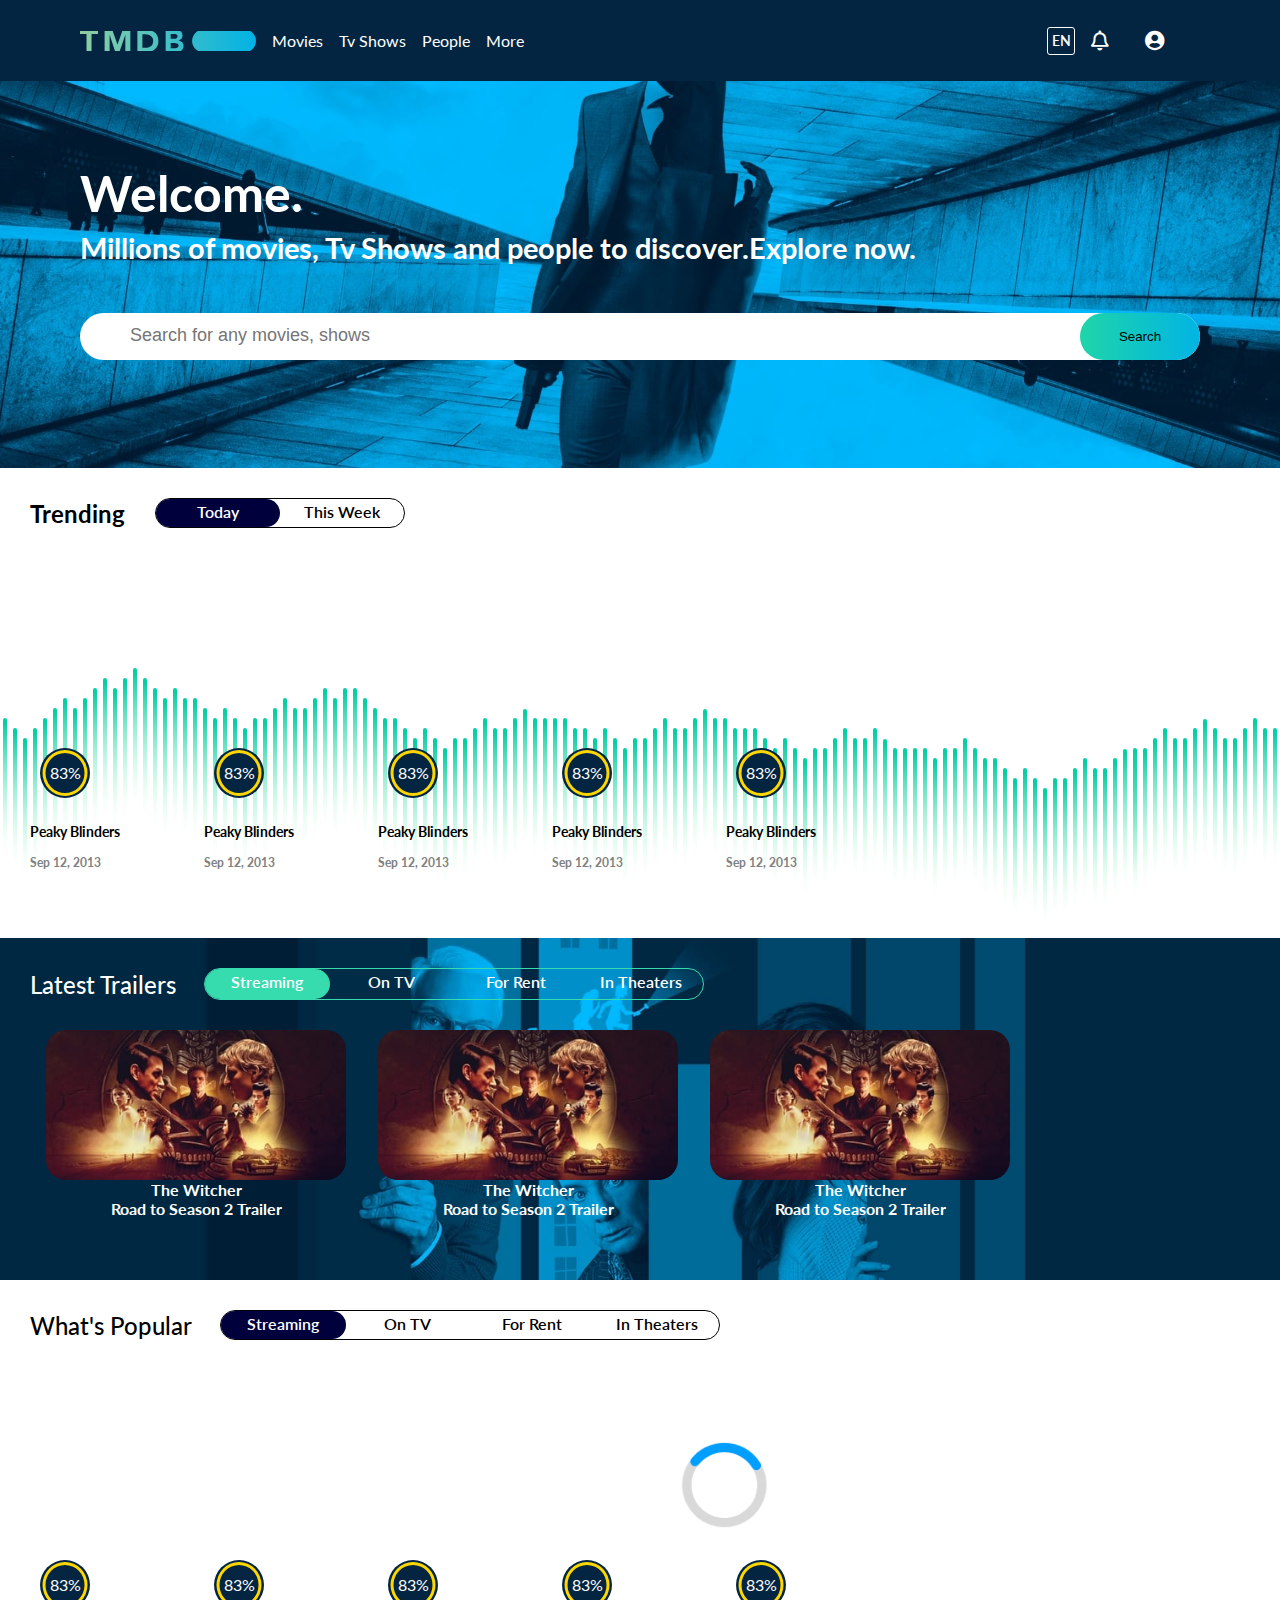
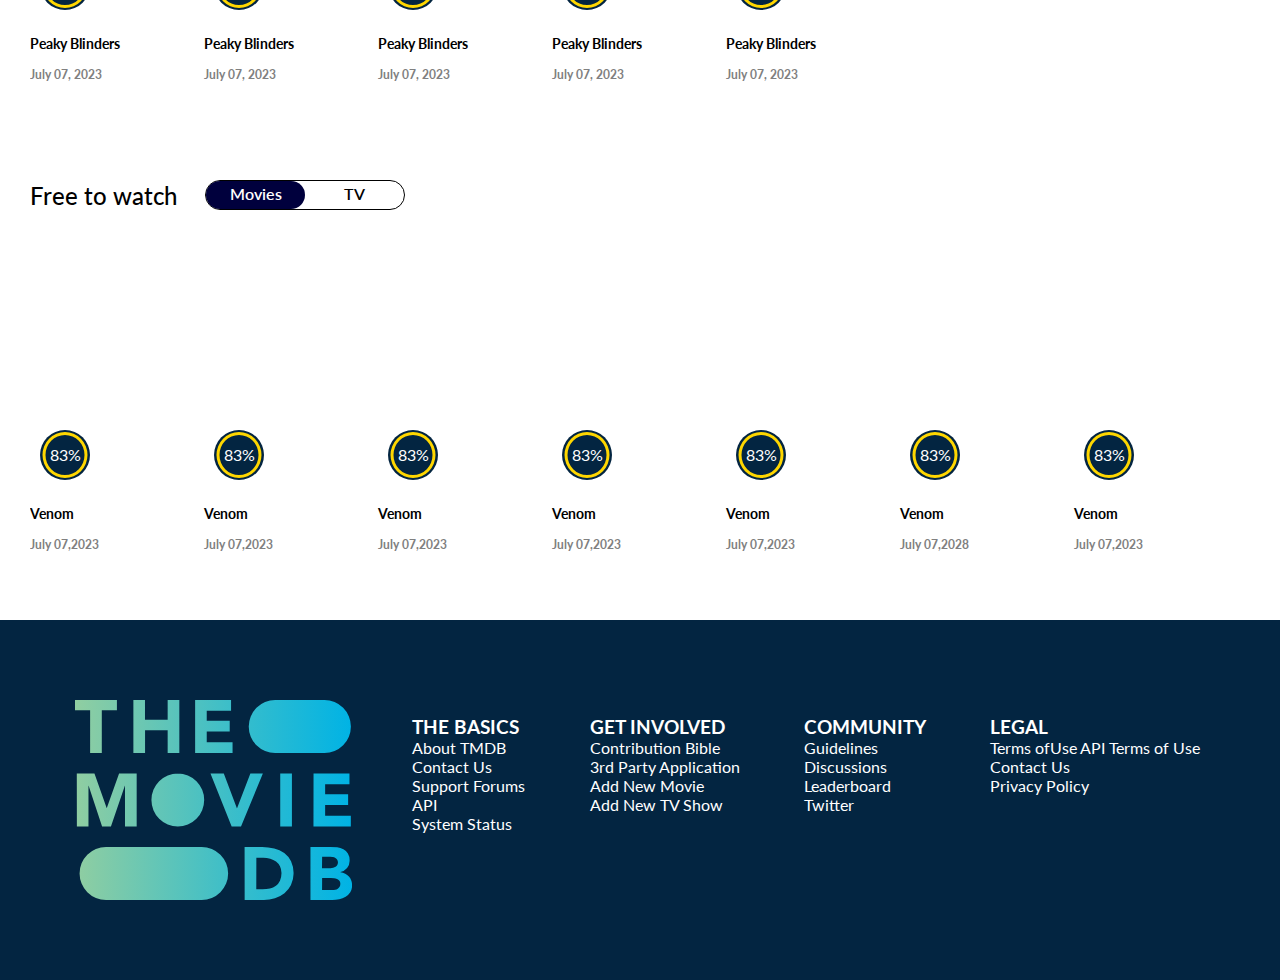
<file: index.html>
<!DOCTYPE html>
<html lang="en">
  <head>
    <meta charset="UTF-8" />
    <meta name="viewport" content="width=device-width, initial-scale=1.0" />
    <title>TMDB Movie App</title>
    <link
      rel="stylesheet"
      href="https://cdnjs.cloudflare.com/ajax/libs/font-awesome/5.15.4/css/all.min.css"
      integrity="sha512-1ycn6IcaQQ40/MKBW2W4Rhis/DbILU74C1vSrLJxCq57o941Ym01SwNsOMqvEBFlcgUa6xLiPY/NS5R+E6ztJQ=="
      crossorigin="anonymous"
      referrerpolicy="no-referrer"
    />
    <link rel="stylesheet" href="styles.css" />
  </head>
  <body>
    <nav>
      <ul class="logo-ul">
        <li class="logo"></li>
        <li>Movies</li>
        <li>Tv Shows</li>
        <li>People</li>
        <li>More</li>
      </ul>
      <ul class="icons-ul">
        <li class="translate">
          <div>en</div>
        </li>
        <li class="notification-icon"><i class="far fa-bell"></i></li>
        <li class="profile-icon">
          <i class="fas fa-user-circle"></i>
        </li>
      </ul>
    </nav>

    <!-- Header Section -->
    <div class="page-1">
      <div class="container">
        <header>
          <div class="background">
            <h1>Welcome.</h1>
            <h2>
              Millions of movies, Tv Shows and people to discover.Explore now.
            </h2>
            <form id="form">
              <input
                type="text"
                placeholder="Search for any movies, shows"
                name="search"
                id="search"
              />
              <a href="search.html"><button type="submit">Search</button></a>
            </form>
          </div>
        </header>
      </div>

      <!-- trending begins -->
      <div class="container">
        <section class="trending">
          <div class="trending-heading">
            <h4>Trending</h4>
            <div class="categories">
              <span class="active">Today</span>
              <span>This Week</span>
            </div>
          </div>
          <div class="trending-cards">
            <div class="spinner hide"></div>
            <div class="movie-card">
              <div class="movie-image"></div>
              <h6 class="movie-title">Peaky Blinders</h6>
              <h6>Sep 12, 2013</h6>
              <div class="movie-rating">83%</div>
            </div>
            <div class="movie-card">
              <div class="movie-image"></div>
              <h6 class="movie-title">Peaky Blinders</h6>
              <h6>Sep 12, 2013</h6>
              <div class="movie-rating">83%</div>
            </div>
            <div class="movie-card">
              <div class="movie-image"></div>
              <h6 class="movie-title">Peaky Blinders</h6>
              <h6>Sep 12, 2013</h6>
              <div class="movie-rating">83%</div>
            </div>
            <div class="movie-card">
              <div class="movie-image"></div>
              <h6 class="movie-title">Peaky Blinders</h6>
              <h6>Sep 12, 2013</h6>
              <div class="movie-rating">83%</div>
            </div>
            <div class="movie-card">
              <div class="movie-image"></div>
              <h6 class="movie-title">Peaky Blinders</h6>
              <h6>Sep 12, 2013</h6>
              <div class="movie-rating">83%</div>
            </div>
          </div>
        </section>
      </div>
    </div>
    <!-- Search section -->
    <section class="search hide">
      <i class="fas fa-arrow-left fa-2x"></i>
      <div class="left">
        <ul>
          <li class="heading">Search Results</li>
          <li>TV Shows</li>
          <li class="selected">Movies</li>
          <li>People</li>
          <li>Companies</li>
          <li>Collections</li>
          <li>Keywords</li>
          <li>Networks</li>
        </ul>
      </div>
      <div class="right">
        <div class="box">
          <div class="movie-info">
            <div class="movie-image">
              <img
                src="./images/bGZn5RVzMMXju4ev7xbl1aLdXqq.jpg"
                alt="image"
                crossorigin="anonymous"
              />
            </div>
            <div class="movie-details">
              <h3>K-Project</h3>
              <h3>July 07,2023</h3>
              <p>
                Lorem ipsum dolor sit amet consectetur adipisicing elit.
                Perferendis iusto accusantium voluptate, eaque ipsa
                reprehenderit saepe atque recusandae maxime dignissimos.
              </p>
            </div>
          </div>
        </div>
      </div>
    </section>
    <!-- End of Search section -->
    <!-- Latest Trailers start-->
    <div class="container">
      <section class="latest">
        <div class="latest-heading">
          <h4>Latest Trailers</h4>
          <div class="categories">
            <span class="active">Streaming</span>
            <span>On TV</span>
            <span>For Rent</span>
            <span>In Theaters</span>
          </div>
        </div>
        <div class="latest-cards">
          <div class="spinner hide"></div>
          <div class="movie-card">
            <div class="movie-image"></div>
            <h4 class="movie-title">The Witcher</h4>
            <h6>Road to Season 2 Trailer</h6>
          </div>
          <div class="movie-card">
            <div class="movie-image"></div>
            <h4 class="movie-title">The Witcher</h4>
            <h6>Road to Season 2 Trailer</h6>
          </div>
          <div class="movie-card">
            <div class="movie-image"></div>
            <h4 class="movie-title">The Witcher</h4>
            <h6>Road to Season 2 Trailer</h6>
          </div>
        </div>
      </section>
    </div>
    <!-- latest ends -->

    <!-- What's Popular -->
    <div class="container">
      <section class="popular">
        <div class="popular-heading">
          <h4>What's Popular</h4>
          <div class="categories">
            <span class="active">Streaming</span>
            <span>On TV</span>
            <span>For Rent</span>
            <span>In Theaters</span>
          </div>
        </div>
        <div class="popular-cards">
          <div class="spinner hide"></div>
          <div class="movie-card">
            <div class="movie-image"></div>
            <h6 class="movie-title">Peaky Blinders</h6>
            <h6>July 07, 2023</h6>
            <div class="movie-rating">83%</div>
          </div>
          <div class="movie-card">
            <div class="movie-image"></div>
            <h6 class="movie-title">Peaky Blinders</h6>
            <h6>July 07, 2023</h6>
            <div class="movie-rating">83%</div>
          </div>
          <div class="movie-card">
            <div class="movie-image"></div>
            <h6 class="movie-title">Peaky Blinders</h6>
            <h6>July 07, 2023</h6>
            <div class="movie-rating">83%</div>
          </div>
          <div class="movie-card">
            <div class="movie-image"></div>
            <h6 class="movie-title">Peaky Blinders</h6>
            <h6>July 07, 2023</h6>
            <div class="movie-rating">83%</div>
          </div>
          <div class="movie-card">
            <div class="movie-image"></div>
            <h6 class="movie-title">Peaky Blinders</h6>
            <h6>July 07, 2023</h6>
            <div class="movie-rating">83%</div>
          </div>
        </div>
      </section>
    </div>
    <!-- free to watch section starts here -->
    <div class="container">
      <section class="freetowatch">
        <div class="freetowatch-heading">
          <h4>Free to watch</h4>
          <div class="categories">
            <span class="active">Movies</span>
            <span>TV</span>
          </div>
        </div>
        <div class="freetowatch-cards">
          <div class="spinner hide"></div>
          <div class="movie-card">
            <div class="movie-image"></div>
            <h6 class="movie-title">Venom</h6>
            <h6>July 07,2023</h6>
            <div class="movie-rating">83%</div>
          </div>
          <div class="movie-card">
            <div class="movie-image"></div>
            <h6 class="movie-title">Venom</h6>
            <h6>July 07,2023</h6>
            <div class="movie-rating">83%</div>
          </div>
          <div class="movie-card">
            <div class="movie-image"></div>
            <h6 class="movie-title">Venom</h6>
            <h6>July 07,2023</h6>
            <div class="movie-rating">83%</div>
          </div>
          <div class="movie-card">
            <div class="movie-image"></div>
            <h6 class="movie-title">Venom</h6>
            <h6>July 07,2023</h6>
            <div class="movie-rating">83%</div>
          </div>
          <div class="movie-card">
            <div class="movie-image"></div>
            <h6 class="movie-title">Venom</h6>
            <h6>July 07,2023</h6>
            <div class="movie-rating">83%</div>
          </div>
          <div class="movie-card">
            <div class="movie-image"></div>
            <h6 class="movie-title">Venom</h6>
            <h6>July 07,2028</h6>
            <div class="movie-rating">83%</div>
          </div>
          <div class="movie-card">
            <div class="movie-image"></div>
            <h6 class="movie-title">Venom</h6>
            <h6>July 07,2023</h6>
            <div class="movie-rating">83%</div>
          </div>
        </div>
      </section>
    </div>

    <footer class="footer">
      <div class="maindiv">
        <div class="footerlogo"></div>
        <div class="footer-items">
          <h3>THE BASICS</h3>
          <ul>
            <li>About TMDB</li>
            <li>Contact Us</li>
            <li>Support Forums</li>
            <li>API</li>
            <li>System Status</li>
          </ul>
        </div>
        <div class="footer-items">
          <h3>GET INVOLVED</h3>
          <ul>
            <li>Contribution Bible</li>
            <li>3rd Party Application</li>
            <li>Add New Movie</li>
            <li>Add New TV Show</li>
          </ul>
        </div>
        <div class="footer-items">
          <h3>COMMUNITY</h3>
          <ul>
            <li>Guidelines</li>
            <li>Discussions</li>
            <li>Leaderboard</li>
            <li>Twitter</li>
          </ul>
        </div>
        <div class="footer-items">
          <h3>LEGAL</h3>
          <ul>
            <li>Terms ofUse API Terms of Use</li>
            <li>Contact Us</li>
            <li>Privacy Policy</li>
          </ul>
        </div>
      </div>
    </footer>
    <!-- script -->
    <script type="module" src="script.js"></script>
  </body>
</html>
</file>
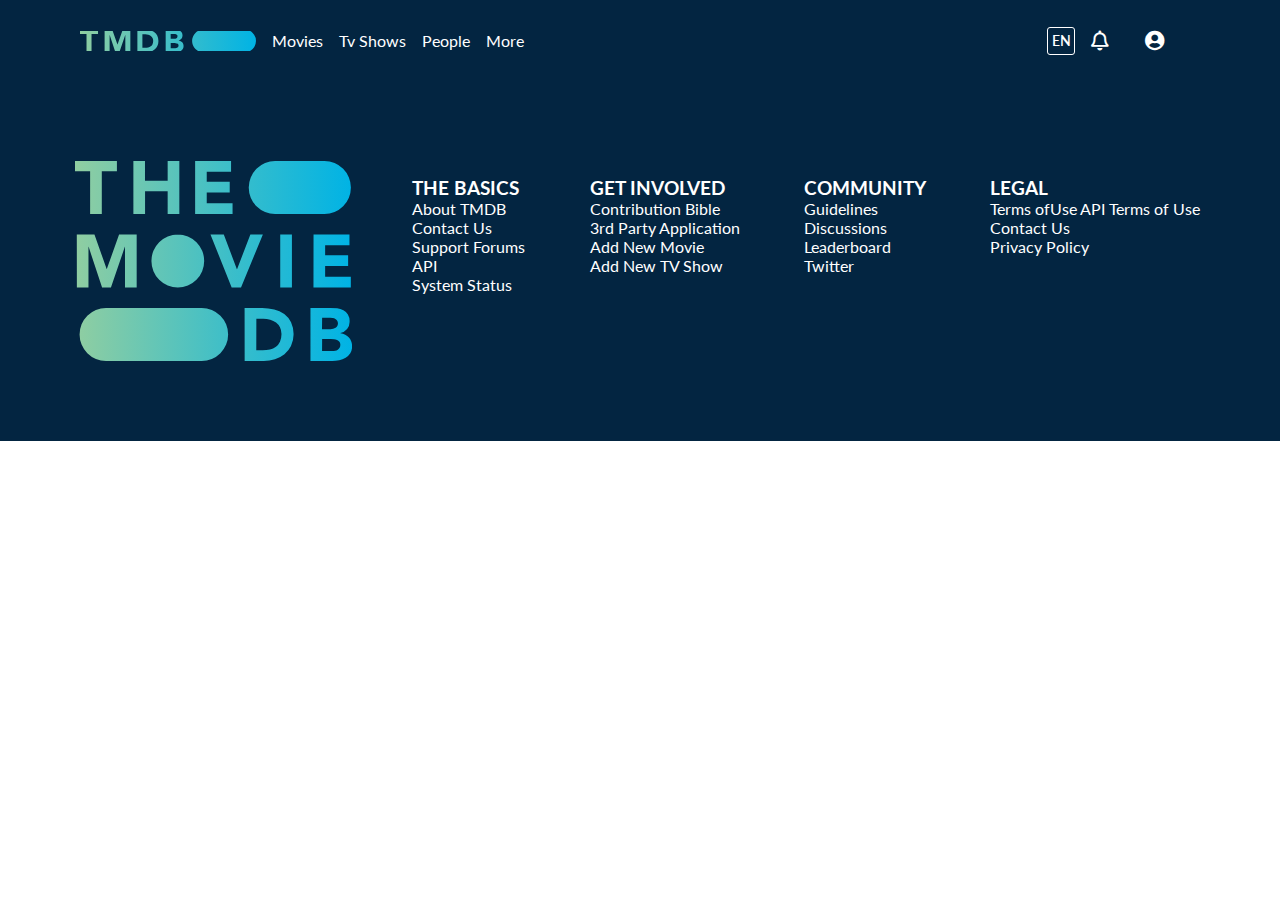
<file: search.html>
<!DOCTYPE html>
<html lang="en">
  <head>
    <meta charset="UTF-8" />
    <meta name="viewport" content="width=device-width, initial-scale=1.0" />
    <title>TMDB Movie App</title>
    <link
      rel="stylesheet"
      href="https://cdnjs.cloudflare.com/ajax/libs/font-awesome/5.15.4/css/all.min.css"
      integrity="sha512-1ycn6IcaQQ40/MKBW2W4Rhis/DbILU74C1vSrLJxCq57o941Ym01SwNsOMqvEBFlcgUa6xLiPY/NS5R+E6ztJQ=="
      crossorigin="anonymous"
      referrerpolicy="no-referrer"
    />
    <link rel="stylesheet" href="styles.css" />
  </head>
  <body>
    <!-- Nav bar -->
    <nav>
      <ul class="logo-ul">
        <li class="logo"></li>
        <li>Movies</li>
        <li>Tv Shows</li>
        <li>People</li>
        <li>More</li>
      </ul>
      <ul class="icons-ul">
        <li class="translate">
          <div>en</div>
        </li>
        <li class="notification-icon"><i class="far fa-bell"></i></li>
        <li class="profile-icon">
          <i class="fas fa-user-circle"></i>
        </li>
      </ul>
    </nav>
    <!-- End of Nav bar -->
    <!-- search section -->
    <section class="search hide">
      <i class="fas fa-arrow-left fa-2x"></i>
      <div class="left">
        <ul>
          <li class="heading">Search Results</li>
          <li>TV Shows</li>
          <li class="selected">Movies</li>
          <li>People</li>
          <li>Companies</li>
          <li>Collections</li>
          <li>Keywords</li>
          <li>Networks</li>
        </ul>
      </div>
      <div class="right">
        <div class="box">
          <div class="movie-info">
            <div class="movie-image">
              <img
                src="./images/bGZn5RVzMMXju4ev7xbl1aLdXqq.jpg"
                alt="image"
                crossorigin="anonymous"
              />
            </div>
            <div class="movie-details">
              <h3>K-Project</h3>
              <h3>July 07,2023</h3>
              <p>
                Lorem ipsum dolor sit amet consectetur adipisicing elit.
                Perferendis iusto accusantium voluptate, eaque ipsa
                reprehenderit saepe atque recusandae maxime dignissimos.
              </p>
            </div>
          </div>
        </div>
      </div>
    </section>
    <!--End  search section -->
    <!-- footer section -->
    <footer class="footer">
      <div class="maindiv">
        <div class="footerlogo"></div>
        <div class="footer-items">
          <h3>THE BASICS</h3>
          <ul>
            <li>About TMDB</li>
            <li>Contact Us</li>
            <li>Support Forums</li>
            <li>API</li>
            <li>System Status</li>
          </ul>
        </div>
        <div class="footer-items">
          <h3>GET INVOLVED</h3>
          <ul>
            <li>Contribution Bible</li>
            <li>3rd Party Application</li>
            <li>Add New Movie</li>
            <li>Add New TV Show</li>
          </ul>
        </div>
        <div class="footer-items">
          <h3>COMMUNITY</h3>
          <ul>
            <li>Guidelines</li>
            <li>Discussions</li>
            <li>Leaderboard</li>
            <li>Twitter</li>
          </ul>
        </div>
        <div class="footer-items">
          <h3>LEGAL</h3>
          <ul>
            <li>Terms ofUse API Terms of Use</li>
            <li>Contact Us</li>
            <li>Privacy Policy</li>
          </ul>
        </div>
      </div>
    </footer>
    <!-- script -->
    <script type="module" src="script.js"></script>
    <!-- End of footer section -->
  </body>
</html>
</file>
<file: styles.css>
@import url("https://fonts.googleapis.com/css2?family=Lato&display=swap");

* {
  margin: 0;
  padding: 0;
  box-sizing: border-box;
}

body {
  font-family: "Lato", sans-serif;
}

/* Utility Classes */
.container {
  max-width: 1400px;
  margin: auto;
}

ul li {
  list-style: none;
}

nav {
  background-color: rgba(3, 37, 65);
  color: white;
  display: flex;
  justify-content: space-between;
  align-items: center;
  height: 9vh;
  padding: 0 5rem;
}

nav ul {
  display: flex;
  align-items: center;
  justify-content: space-between;
  font-size: 1rem;
}

nav ul .logo {
  background: url("./images/blue_short-8e7b30f73a4020692ccca9c88bafe5dcb6f8a62a4c6bc55cd9ba82bb2cd95f6c.svg")
    no-repeat center center/cover;
  height: 1.25rem;
  width: 11rem;
}

nav ul li {
  margin-right: 1rem;
}

nav .icons-ul li i {
  font-size: 1.25rem;
  margin-right: 1.25rem;
}

nav .icons-ul .translate div {
  width: 1.75rem;
  height: 1.75rem;
  align-content: center;
  border: 1px solid #fff;
  border-radius: 3px;
  padding: 0.25rem;
  transition: linear 0.1s;
  color: #fff;
  font-weight: 600;
  font-size: 0.9rem;
  text-transform: uppercase;
}

/* Header section */
header {
  position: relative;
  height: 43vh;
  background-repeat: no-repeat;
  background-position: center;
  background-size: cover;
}

.background {
  display: flex;
  flex-direction: column;
  justify-content: center;
  padding: 0 80px;
  height: 40vh;
  color: white;
}

.background h1 {
  font-size: 3.125rem;
}

.background h2 {
  font-size: 1.8rem;
  margin: 0.5rem 0;
}

.background form {
  width: 100%;
  position: relative;
  margin-top: 40px;
}
.background input {
  width: 100%;
  padding: 16px 50px;
  border-radius: 50px;
  border: none;
  outline: none;
}

.background input::placeholder {
  font-size: 18px;
}

.background button {
  position: absolute;
  right: 0;
  top: 0;
  height: 100%;
  width: 120px;
  border-radius: 50px;
  border: none;
  outline: none;
  cursor: pointer;
  background: linear-gradient(
    to right,
    rgba(30, 213, 169, 1) 0%,
    rgba(1, 180, 228, 1) 100%
  );
}

/* popular section */
.popular,
.latest,
.freetowatch {
  padding: 30px;
}

.popular .popular-heading,
.latest .latest-heading,
.freetowatch .freetowatch-heading {
  display: flex;
  align-items: center;
  margin-bottom: 30px;
}

.popular .popular-heading h4,
.latest .latest-heading h4,
.freetowatch .freetowatch-heading h4 {
  font-size: 1.5rem;
  font-weight: 500;
  margin-right: 1.75rem;
}

.popular .popular-heading .categories {
  border: 1px solid black;
  display: flex;
  width: 500px;
  height: 30px;
  align-items: center;
  border-radius: 50px;
}

.popular .popular-heading .categories span {
  display: inline-block;
  width: 25%;
  height: 100%;
  text-align: center;
  cursor: pointer;
  padding-top: 3px;
  color: black;
  font-weight: 600;
}

.popular .popular-heading .categories span.active {
  background-color: #00003d;
  border-radius: 50px;
  color: white;
}
.popular-cards,
.latest-cards,
.freetowatch-cards {
  display: flex;
  align-items: center;
  position: relative;
}
.popular-cards {
  width: 81.25rem;
  display: flex;
  align-items: center;
  position: relative;
  overflow-y: hidden;
  overflow-x: scroll;
}
.popular-cards .spinner,
.latest-cards .spinner,
.freetowatch-cards .spinner {
  position: absolute;
  background: url("./images/loader2.gif") no-repeat center center/cover;
  height: 90px;
  width: 90px;
  left: 50%;
  top: 20%;
}

.popular-cards .hide,
.latest-cards .hide,
.freetowatch-cards .hide {
  display: none;
}
.popular .movie-card {
  margin-right: 1.5rem;
  min-width: 9.375rem;
  height: 21.875rem;
  position: relative;
}
.popular .movie-image {
  width: 100%;
  height: 250px;
  border-radius: 10px;
}
.popular .movie-image img {
  width: 100%;
  height: 225px;
  border-radius: 10px;
}
.popular .movie-card .movie-title {
  margin: 15px 0px;
  font-size: 0.9rem;
  /* font-weight: bold; */
  color: #000;
}
.popular .movie-card h6 {
  font-size: 0.75rem;
  margin-bottom: 0.5rem;
  color: grey;
}
.movie-rating {
  height: 50px;
  width: 50px;
  border-radius: 50%;
  background-color: rgba(3, 37, 65);
  color: white;
  text-align: center;
  padding: 1rem 0;
  position: absolute;
  bottom: 3.2rem;
  left: 0.625rem;
}
.movie-rating::after {
  content: "";
  height: 0.625rem;
  width: 2.5rem;
  border-radius: 100%;
  border: 0.25rem solid gold;
  color: white;
  text-align: center;
  padding: 1rem 0;
  display: block;
  position: absolute;
  top: 50%;
  left: 50%;
  transform: translate(-50%, -50%);
}
/* Popular ends */

/* Latest begins */
.latest {
  background: url("./images/fgYfch0MGfNEpgzPst49ThKUqA4.jpg") no-repeat center
    center/cover transparent;
  /* opacity: 0.7; */

  color: #fff;
}

.latest .movie-card {
  /* margin-right: 1.5rem; */
  width: 300px;
  height: 220px;
  margin: 0 1rem;
  text-align: center;
  z-index: 1;
}
.latest .movie-card .movie-image img {
  height: 10rem;
  width: 15.63rem;
}

.latest .movie-card:hover {
  transform: scale(1.1);
  cursor: pointer;
}
.latest .movie-image {
  background: url("./images/photo1.jpg") no-repeat center center/cover;

  height: 9.375rem;
  border-radius: 1.25rem;
  z-index: -1;
}
.latest .movie-card h6 {
  font-size: 1rem;
  margin-bottom: 0.5rem;
  color: white;
  align-items: center;
}
.latest .latest-heading .categories {
  border: 1px solid #36dbae;
  display: flex;
  width: 31.25rem;
  height: 2rem;
  align-items: center;
  border-radius: 3.25rem;
}
.latest .latest-heading .categories span {
  display: inline-block;
  width: 25%;
  height: 100%;
  text-align: center;
  cursor: pointer;
  padding-top: 3px;
  color: white;
  font-weight: 600;
}
.latest .latest-heading .categories span.active {
  background-color: #36dbae;
  border-radius: 3rem;
  color: white;
}
/* latest ends */

/* trending section */
.freetowatch-cards .movie-image {
  width: 100%;
  height: 250px;
}
.freetowatch-cards .movie-image img {
  width: 100%;
  height: 225px;
  border-radius: 10px;
}
.freetowatch-cards {
  display: flex;
  width: 81.25rem;
  align-items: center;
  position: relative;
  overflow-x: scroll;
  overflow-y: hidden;
}
.freetowatch-cards .movie-card {
  margin-right: 1.5rem;
  min-width: 9.375rem;
  height: 21.875rem;
  position: relative;
}
.freetowatch-cards .movie-card .movie-title {
  font-size: 0.9rem;
  color: #000;
  margin: 15px 0px;
}
.freetowatch-cards .movie-card h6 {
  font-size: 0.75rem;
  margin-bottom: 0.5rem;
  color: grey;
}
.freetowatch .freetowatch-heading .categories {
  border: 1px solid black;
  display: flex;
  width: 200px;
  height: 30px;
  align-items: center;
  border-radius: 50px;
}

.freetowatch .freetowatch-heading .categories span {
  display: inline-block;
  width: 50%;
  height: 100%;
  text-align: center;
  cursor: pointer;
  padding-top: 3px;
  color: black;
  font-weight: 600;
}

.freetowatch .freetowatch-heading .categories span.active {
  background-color: #00003d;
  border-radius: 50px;
  color: white;
}

.trending {
  background-image: url(./images/backgroundTrending.svg);

  background-position: 50% 200px;
  background-repeat: no-repeat;
  padding: 30px;
}

.trending .trending-heading {
  display: flex;
  align-items: center;
  margin-bottom: 30px;
}

.trending .trending-heading h4 {
  font-size: 24px;
  margin-right: 30px;
}

.trending .trending-heading .categories {
  border: 1px solid black;
  display: flex;
  width: 250px;
  height: 30px;
  align-items: center;
  border-radius: 50px;
}

.trending .trending-heading .categories span {
  display: inline-block;
  width: 50%;
  height: 100%;
  text-align: center;
  cursor: pointer;
  padding-top: 3px;
  color: black;
  font-weight: 600;
}

.trending .trending-heading .categories span.active {
  background-color: #00003d;
  border-radius: 50px;
  color: white;
}
.trending-cards {
  display: flex;
  width: 81.25rem;
  align-items: center;
  position: relative;
  overflow-y: hidden;
  overflow-x: scroll;
}
.trending-cards .spinner {
  position: absolute;
  background: url("./images/loader2.gif") no-repeat center center/cover;
  height: 90px;
  width: 90px;
  left: 50%;
  top: 20%;
}

.trending-cards .hide {
  display: none;
}
.trending .movie-card {
  margin-right: 1.5rem;
  min-width: 9.375rem;
  height: 21.875rem;
  position: relative;
}
.trending .movie-image {
  width: 100%;
  z-index: 1;
  height: 250px;
  border-radius: 10px;
}
.trending .movie-image img {
  width: 100%;
  height: 225px;
  border-radius: 10px;
}
.trending .movie-card .movie-title {
  margin: 15px 0px;
  font-size: 0.9rem;
  color: #000;
}
.trending .movie-card h6 {
  font-size: 0.75rem;
  margin-bottom: 0.5rem;
  color: grey;
}
.movie-rating {
  height: 50px;
  width: 50px;
  border-radius: 50%;
  background-color: rgba(3, 37, 65);
  color: white;
  text-align: center;
  padding: 15px 0;
  position: absolute;
  bottom: 110px;
  left: 10px;
}
.movie-rating::after {
  content: "";
  height: 10px;
  width: 39px;
  border-radius: 100%;
  border: 3px solid gold;
  color: white;
  text-align: center;
  padding: 15px 0;
  display: block;
  position: absolute;
  top: 50%;
  left: 50%;
  transform: translate(-50%, -50%);
}
/* trending ends */

/* footer section */
.footer {
  background-color: rgba(3, 37, 65);
  padding: 5rem 0;
  color: white;
}

.footer .maindiv {
  margin: auto;
  width: 90%;
  display: flex;
  justify-content: space-between;
}
.footer .maindiv .footer-items {
  padding: 1rem;
}
.footer .maindiv .footerlogo {
  background: url(./images/blue_square_2-d537fb228cf3ded904ef09b136fe3fec72548ebc1fea3fbbd1ad9e36364db38b.svg)
    center center no-repeat;
  height: 200px;
  width: 300px;
}
/* search-part */
.search {
  display: flex;
  width: 100vw;
  /* height: 200vh */
}
.search .left,
.search .right {
  width: 30%;
  height: 45%;
  /* background-color: red; */
  padding: 3.5rem;
}
.search .left ul li {
  margin-bottom: 10px;
  padding: 5px 10px;
}
.search .left ul .selected {
  background-color: #00000014;
}
.search .left ul {
  border: 1px solid #00000014;
  /* padding: 5px 50px; */
  border-radius: 10px;
  z-index: 1;
}
.search .left ul li:nth-child(1) {
  background-color: #01b4e4;
  border-radius: 10px 10px 0 0;
  padding: 25px 10px;
  margin-bottom: 10px;
}
.search .right {
  width: 65%;
}
.search .right .box .movie-info {
  display: flex;
  border: 1px solid #00000014;
  border-radius: 10px;
  z-index: 1;
}
.search .right .movie-info .movie-image img {
  margin-right: 10px;
  width: 100px;
  height: 150px;
  border-radius: 10px 0 0 10px;
}
.search .right .movie-info .movie-details h3 {
  margin: 10px 0;
}
.hide {
  display: none;
}
.fa-arrow-left:hover {
  cursor: pointer;
}
</file>
